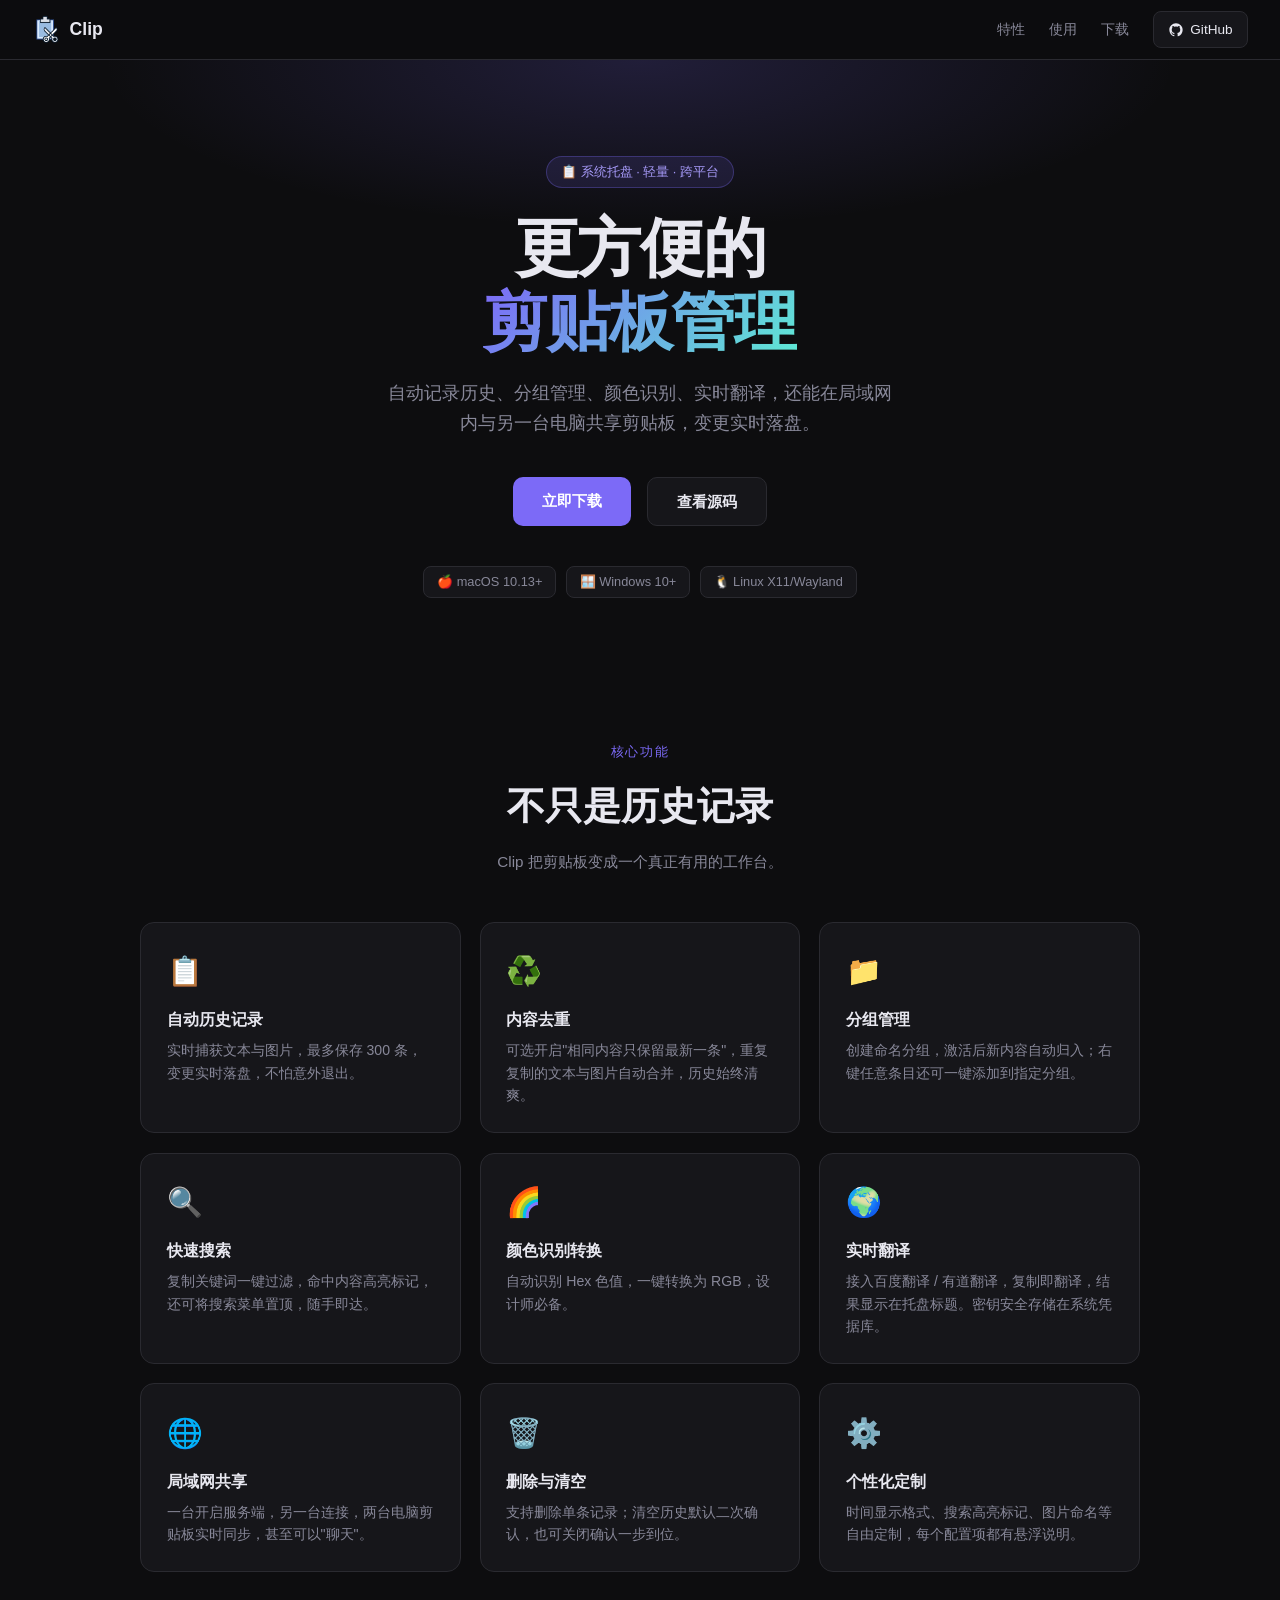
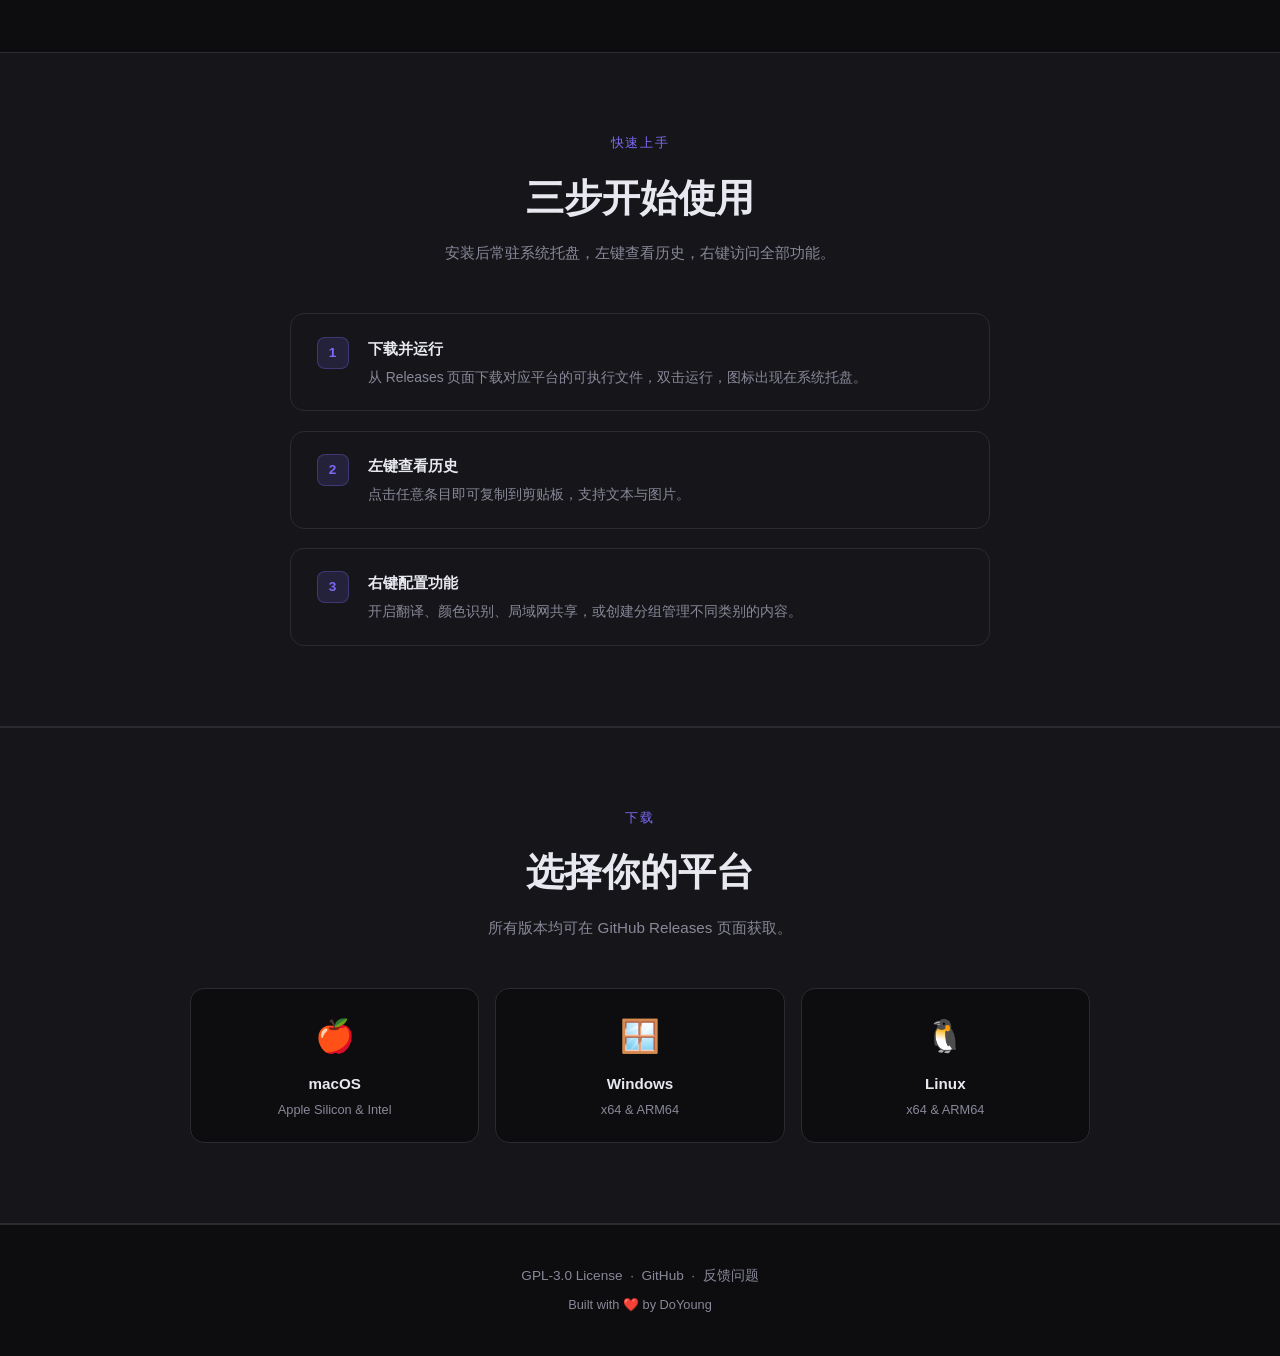
<file: docs/index.html>
<!DOCTYPE html>
<html lang="zh-CN">
<head>
  <meta charset="UTF-8" />
  <meta name="viewport" content="width=device-width, initial-scale=1.0" />
  <title>Clip — 跨平台剪贴板管理工具</title>
  <style>
    *, *::before, *::after { box-sizing: border-box; margin: 0; padding: 0; }

    :root {
      --bg: #0d0d0f;
      --surface: #16161a;
      --border: #2a2a30;
      --accent: #7c6af7;
      --accent2: #5eead4;
      --text: #e8e8f0;
      --muted: #888899;
      --radius: 14px;
    }

    body {
      background: var(--bg);
      color: var(--text);
      font-family: -apple-system, BlinkMacSystemFont, "Segoe UI", sans-serif;
      line-height: 1.6;
      min-height: 100vh;
    }

    /* NAV */
    nav {
      position: sticky; top: 0; z-index: 100;
      display: flex; align-items: center; justify-content: space-between;
      padding: 0 2rem;
      height: 60px;
      background: rgba(13,13,15,.85);
      backdrop-filter: blur(12px);
      border-bottom: 1px solid var(--border);
    }
    .nav-logo { display: flex; align-items: center; gap: .6rem; font-weight: 700; font-size: 1.1rem; }
    .nav-logo img { width: 28px; height: 28px; border-radius: 6px; }
    nav a {
      color: var(--muted); text-decoration: none; font-size: .9rem;
      transition: color .2s;
    }
    nav a:hover { color: var(--text); }
    .nav-links { display: flex; gap: 1.5rem; align-items: center; }
    .btn-gh {
      display: flex; align-items: center; gap: .4rem;
      padding: .4rem .9rem;
      background: var(--surface);
      border: 1px solid var(--border);
      border-radius: 8px;
      color: var(--text) !important;
      font-size: .85rem;
      transition: border-color .2s;
    }
    .btn-gh:hover { border-color: var(--accent); }

    /* HERO */
    .hero {
      text-align: center;
      padding: 6rem 1.5rem 4rem;
      position: relative;
      overflow: hidden;
    }
    .hero::before {
      content: '';
      position: absolute; inset: 0;
      background: radial-gradient(ellipse 60% 40% at 50% 0%, rgba(124,106,247,.18) 0%, transparent 70%);
      pointer-events: none;
    }
    .hero-badge {
      display: inline-block;
      padding: .3rem .9rem;
      background: rgba(124,106,247,.12);
      border: 1px solid rgba(124,106,247,.3);
      border-radius: 999px;
      font-size: .8rem;
      color: #a89cf7;
      margin-bottom: 1.5rem;
    }
    .hero h1 {
      font-size: clamp(2.4rem, 6vw, 4rem);
      font-weight: 800;
      letter-spacing: -.02em;
      line-height: 1.15;
      margin-bottom: 1.2rem;
    }
    .hero h1 span {
      background: linear-gradient(135deg, var(--accent), var(--accent2));
      -webkit-background-clip: text;
      -webkit-text-fill-color: transparent;
      background-clip: text;
    }
    .hero p {
      font-size: 1.15rem;
      color: var(--muted);
      max-width: 520px;
      margin: 0 auto 2.5rem;
    }
    .hero-actions { display: flex; gap: 1rem; justify-content: center; flex-wrap: wrap; }
    .btn-primary {
      padding: .7rem 1.8rem;
      background: var(--accent);
      color: #fff;
      border-radius: 10px;
      text-decoration: none;
      font-weight: 600;
      font-size: .95rem;
      transition: opacity .2s, transform .15s;
    }
    .btn-primary:hover { opacity: .88; transform: translateY(-1px); }
    .btn-secondary {
      padding: .7rem 1.8rem;
      background: var(--surface);
      border: 1px solid var(--border);
      color: var(--text);
      border-radius: 10px;
      text-decoration: none;
      font-weight: 600;
      font-size: .95rem;
      transition: border-color .2s, transform .15s;
    }
    .btn-secondary:hover { border-color: var(--accent); transform: translateY(-1px); }

    /* PLATFORM BADGES */
    .platforms {
      display: flex; gap: .6rem; justify-content: center; flex-wrap: wrap;
      margin-top: 2.5rem;
    }
    .platform-tag {
      padding: .3rem .8rem;
      background: var(--surface);
      border: 1px solid var(--border);
      border-radius: 8px;
      font-size: .8rem;
      color: var(--muted);
    }

    /* FEATURES */
    section { padding: 5rem 1.5rem; }
    .section-label {
      text-align: center;
      font-size: .8rem;
      text-transform: uppercase;
      letter-spacing: .12em;
      color: var(--accent);
      margin-bottom: .8rem;
    }
    .section-title {
      text-align: center;
      font-size: clamp(1.6rem, 4vw, 2.4rem);
      font-weight: 700;
      margin-bottom: .8rem;
    }
    .section-sub {
      text-align: center;
      color: var(--muted);
      max-width: 480px;
      margin: 0 auto 3rem;
      font-size: .95rem;
    }

    .features-grid {
      display: grid;
      grid-template-columns: repeat(auto-fit, minmax(260px, 1fr));
      gap: 1.2rem;
      max-width: 1000px;
      margin: 0 auto;
    }
    .feature-card {
      background: var(--surface);
      border: 1px solid var(--border);
      border-radius: var(--radius);
      padding: 1.6rem;
      transition: border-color .2s, transform .2s;
    }
    .feature-card:hover { border-color: var(--accent); transform: translateY(-3px); }
    .feature-icon { font-size: 1.8rem; margin-bottom: .8rem; }
    .feature-card h3 { font-size: 1rem; font-weight: 600; margin-bottom: .4rem; }
    .feature-card p { font-size: .88rem; color: var(--muted); }

    /* HOW IT WORKS */
    .steps { max-width: 700px; margin: 0 auto; display: flex; flex-direction: column; gap: 1.2rem; }
    .step {
      display: flex; gap: 1.2rem; align-items: flex-start;
      background: var(--surface);
      border: 1px solid var(--border);
      border-radius: var(--radius);
      padding: 1.4rem 1.6rem;
    }
    .step-num {
      flex-shrink: 0;
      width: 32px; height: 32px;
      background: rgba(124,106,247,.15);
      border: 1px solid rgba(124,106,247,.3);
      border-radius: 8px;
      display: flex; align-items: center; justify-content: center;
      font-size: .85rem; font-weight: 700; color: var(--accent);
    }
    .step h3 { font-size: .95rem; font-weight: 600; margin-bottom: .3rem; }
    .step p { font-size: .87rem; color: var(--muted); }

    /* DOWNLOAD */
    .download-section { background: var(--surface); border-top: 1px solid var(--border); border-bottom: 1px solid var(--border); }
    .download-grid {
      display: grid;
      grid-template-columns: repeat(auto-fit, minmax(200px, 1fr));
      gap: 1rem;
      max-width: 900px;
      margin: 0 auto;
    }
    .dl-card {
      background: var(--bg);
      border: 1px solid var(--border);
      border-radius: var(--radius);
      padding: 1.4rem;
      text-align: center;
      text-decoration: none;
      color: var(--text);
      transition: border-color .2s, transform .2s;
      display: block;
    }
    .dl-card:hover { border-color: var(--accent2); transform: translateY(-2px); }
    .dl-icon { font-size: 2rem; margin-bottom: .6rem; }
    .dl-card h3 { font-size: .95rem; font-weight: 600; margin-bottom: .2rem; }
    .dl-card p { font-size: .8rem; color: var(--muted); }

    /* FOOTER */
    footer {
      text-align: center;
      padding: 2.5rem 1.5rem;
      color: var(--muted);
      font-size: .85rem;
      border-top: 1px solid var(--border);
    }
    footer a { color: var(--muted); text-decoration: none; }
    footer a:hover { color: var(--text); }

    @media (max-width: 600px) {
      nav { padding: 0 1rem; }
      .nav-links { gap: .8rem; }
    }
  </style>
</head>
<body>

<!-- NAV -->
<nav>
  <div class="nav-logo">
    <img src="logo.png" alt="Clip logo" />
    Clip
  </div>
  <div class="nav-links">
    <a href="#features">特性</a>
    <a href="#howto">使用</a>
    <a href="#download">下载</a>
    <a href="https://github.com/DoYoungDo/clip" class="btn-gh" target="_blank" rel="noopener">
      <svg width="16" height="16" viewBox="0 0 24 24" fill="currentColor"><path d="M12 2C6.477 2 2 6.477 2 12c0 4.418 2.865 8.166 6.839 9.489.5.092.682-.217.682-.482 0-.237-.009-.868-.013-1.703-2.782.604-3.369-1.342-3.369-1.342-.454-1.154-1.11-1.462-1.11-1.462-.908-.62.069-.608.069-.608 1.003.07 1.531 1.03 1.531 1.03.892 1.529 2.341 1.087 2.91.832.092-.647.35-1.088.636-1.338-2.22-.253-4.555-1.11-4.555-4.943 0-1.091.39-1.984 1.029-2.683-.103-.253-.446-1.27.098-2.647 0 0 .84-.269 2.75 1.025A9.578 9.578 0 0 1 12 6.836a9.59 9.59 0 0 1 2.504.337c1.909-1.294 2.747-1.025 2.747-1.025.546 1.377.202 2.394.1 2.647.64.699 1.028 1.592 1.028 2.683 0 3.842-2.339 4.687-4.566 4.935.359.309.678.919.678 1.852 0 1.336-.012 2.415-.012 2.743 0 .267.18.578.688.48C19.138 20.163 22 16.418 22 12c0-5.523-4.477-10-10-10z"/></svg>
      GitHub
    </a>
  </div>
</nav>

<!-- HERO -->
<section class="hero">
  <div class="hero-badge">📋 系统托盘 · 轻量 · 跨平台</div>
  <h1>更方便的<br /><span>剪贴板管理</span></h1>
  <p>自动记录历史、分组管理、颜色识别、实时翻译，还能在局域网内与另一台电脑共享剪贴板，变更实时落盘。</p>
  <div class="hero-actions">
    <a href="https://github.com/DoYoungDo/clip/releases/latest" class="btn-primary" target="_blank" rel="noopener">立即下载</a>
    <a href="https://github.com/DoYoungDo/clip" class="btn-secondary" target="_blank" rel="noopener">查看源码</a>
  </div>
  <div class="platforms">
    <span class="platform-tag">🍎 macOS 10.13+</span>
    <span class="platform-tag">🪟 Windows 10+</span>
    <span class="platform-tag">🐧 Linux X11/Wayland</span>
  </div>
</section>

<!-- FEATURES -->
<section id="features">
  <p class="section-label">核心功能</p>
  <h2 class="section-title">不只是历史记录</h2>
  <p class="section-sub">Clip 把剪贴板变成一个真正有用的工作台。</p>
  <div class="features-grid">
    <div class="feature-card">
      <div class="feature-icon">📋</div>
      <h3>自动历史记录</h3>
      <p>实时捕获文本与图片，最多保存 300 条，变更实时落盘，不怕意外退出。</p>
    </div>
    <div class="feature-card">
      <div class="feature-icon">♻️</div>
      <h3>内容去重</h3>
      <p>可选开启"相同内容只保留最新一条"，重复复制的文本与图片自动合并，历史始终清爽。</p>
    </div>
    <div class="feature-card">
      <div class="feature-icon">📁</div>
      <h3>分组管理</h3>
      <p>创建命名分组，激活后新内容自动归入；右键任意条目还可一键添加到指定分组。</p>
    </div>
    <div class="feature-card">
      <div class="feature-icon">🔍</div>
      <h3>快速搜索</h3>
      <p>复制关键词一键过滤，命中内容高亮标记，还可将搜索菜单置顶，随手即达。</p>
    </div>
    <div class="feature-card">
      <div class="feature-icon">🌈</div>
      <h3>颜色识别转换</h3>
      <p>自动识别 Hex 色值，一键转换为 RGB，设计师必备。</p>
    </div>
    <div class="feature-card">
      <div class="feature-icon">🌍</div>
      <h3>实时翻译</h3>
      <p>接入百度翻译 / 有道翻译，复制即翻译，结果显示在托盘标题。密钥安全存储在系统凭据库。</p>
    </div>
    <div class="feature-card">
      <div class="feature-icon">🌐</div>
      <h3>局域网共享</h3>
      <p>一台开启服务端，另一台连接，两台电脑剪贴板实时同步，甚至可以"聊天"。</p>
    </div>
    <div class="feature-card">
      <div class="feature-icon">🗑️</div>
      <h3>删除与清空</h3>
      <p>支持删除单条记录；清空历史默认二次确认，也可关闭确认一步到位。</p>
    </div>
    <div class="feature-card">
      <div class="feature-icon">⚙️</div>
      <h3>个性化定制</h3>
      <p>时间显示格式、搜索高亮标记、图片命名等自由定制，每个配置项都有悬浮说明。</p>
    </div>
  </div>
</section>

<!-- HOW IT WORKS -->
<section id="howto" style="background: var(--surface); border-top: 1px solid var(--border); border-bottom: 1px solid var(--border);">
  <p class="section-label">快速上手</p>
  <h2 class="section-title">三步开始使用</h2>
  <p class="section-sub">安装后常驻系统托盘，左键查看历史，右键访问全部功能。</p>
  <div class="steps">
    <div class="step">
      <div class="step-num">1</div>
      <div>
        <h3>下载并运行</h3>
        <p>从 Releases 页面下载对应平台的可执行文件，双击运行，图标出现在系统托盘。</p>
      </div>
    </div>
    <div class="step">
      <div class="step-num">2</div>
      <div>
        <h3>左键查看历史</h3>
        <p>点击任意条目即可复制到剪贴板，支持文本与图片。</p>
      </div>
    </div>
    <div class="step">
      <div class="step-num">3</div>
      <div>
        <h3>右键配置功能</h3>
        <p>开启翻译、颜色识别、局域网共享，或创建分组管理不同类别的内容。</p>
      </div>
    </div>
  </div>
</section>

<!-- DOWNLOAD -->
<section id="download" class="download-section">
  <p class="section-label">下载</p>
  <h2 class="section-title">选择你的平台</h2>
  <p class="section-sub">所有版本均可在 GitHub Releases 页面获取。</p>
  <div class="download-grid">
    <a href="https://github.com/DoYoungDo/clip/releases/latest" class="dl-card" target="_blank" rel="noopener">
      <div class="dl-icon">🍎</div>
      <h3>macOS</h3>
      <p>Apple Silicon &amp; Intel</p>
    </a>
    <a href="https://github.com/DoYoungDo/clip/releases/latest" class="dl-card" target="_blank" rel="noopener">
      <div class="dl-icon">🪟</div>
      <h3>Windows</h3>
      <p>x64 &amp; ARM64</p>
    </a>
    <a href="https://github.com/DoYoungDo/clip/releases/latest" class="dl-card" target="_blank" rel="noopener">
      <div class="dl-icon">🐧</div>
      <h3>Linux</h3>
      <p>x64 &amp; ARM64</p>
    </a>
  </div>
</section>

<!-- FOOTER -->
<footer>
  <p>
    GPL-3.0 License &nbsp;·&nbsp;
    <a href="https://github.com/DoYoungDo/clip" target="_blank" rel="noopener">GitHub</a>
    &nbsp;·&nbsp;
    <a href="https://github.com/DoYoungDo/clip/issues" target="_blank" rel="noopener">反馈问题</a>
  </p>
  <p style="margin-top:.5rem; font-size:.8rem;">Built with ❤️ by DoYoung</p>
</footer>

</body>
</html>
</file>
